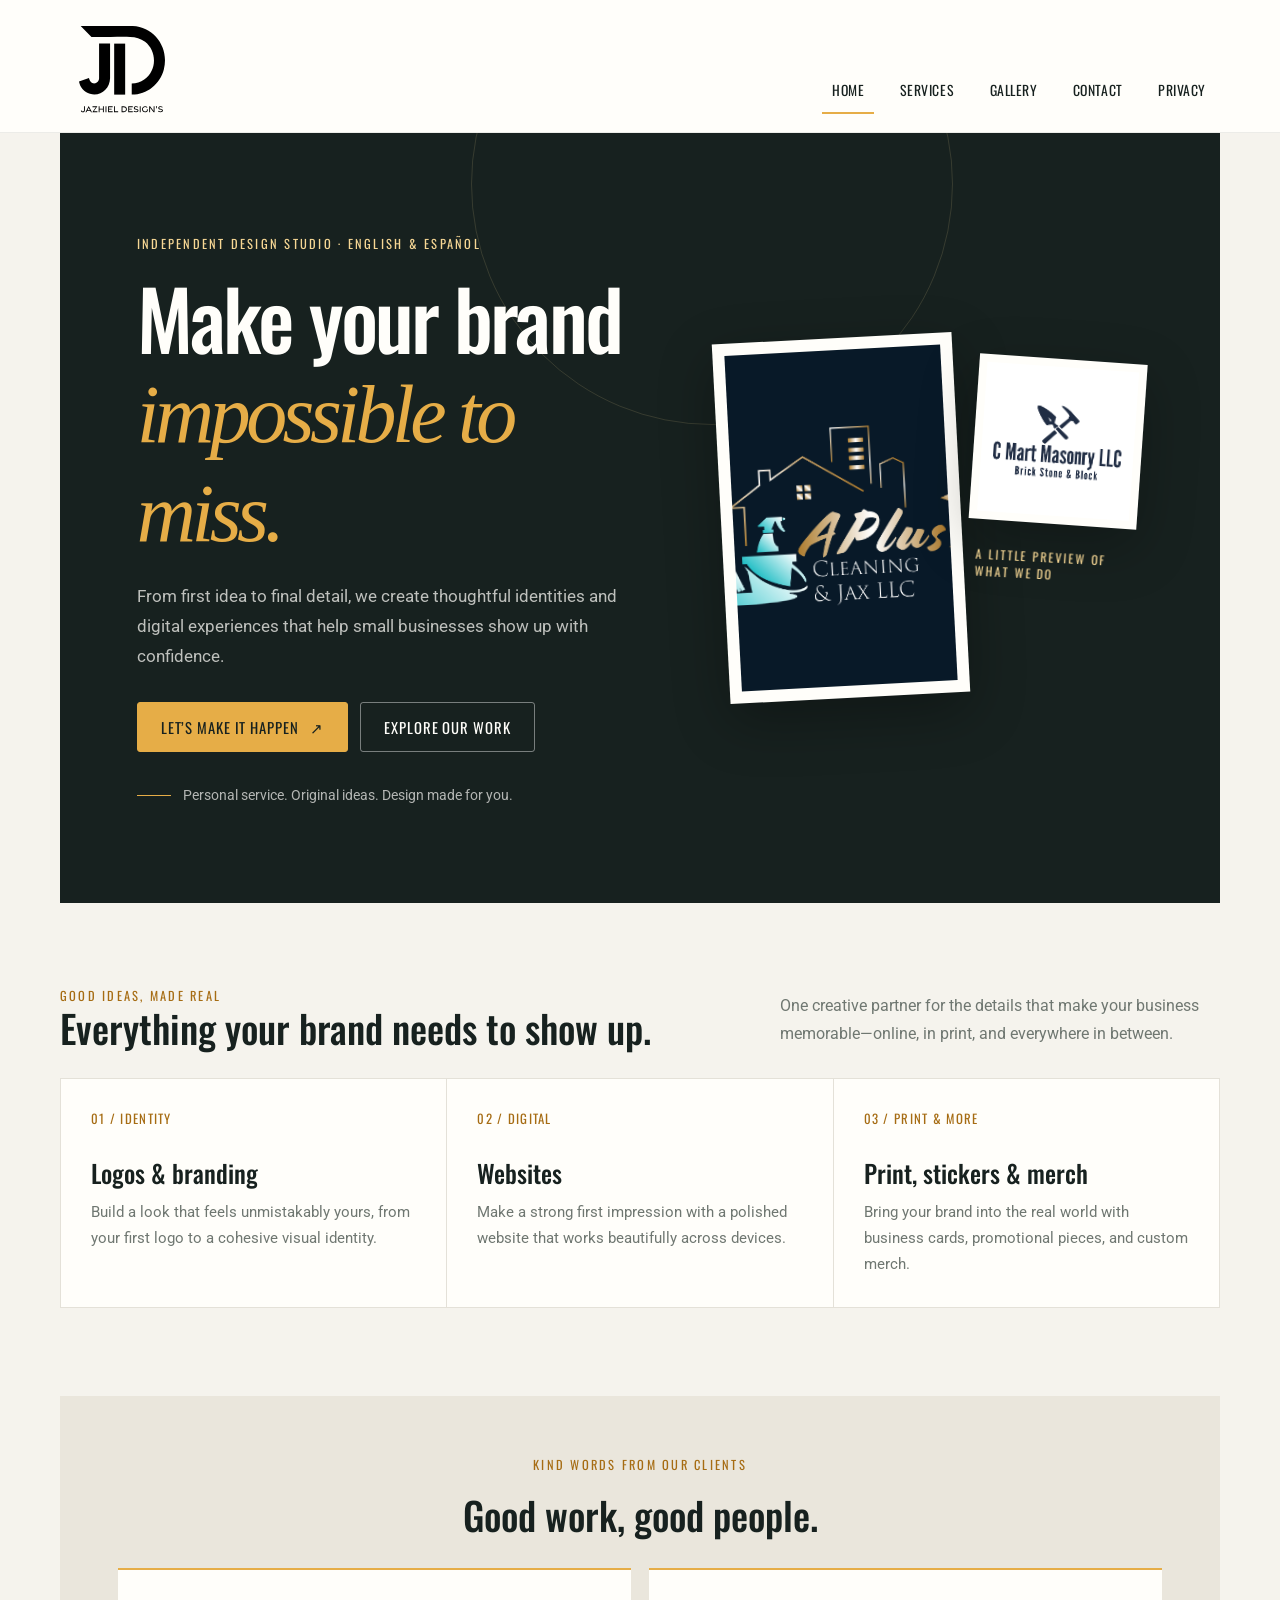
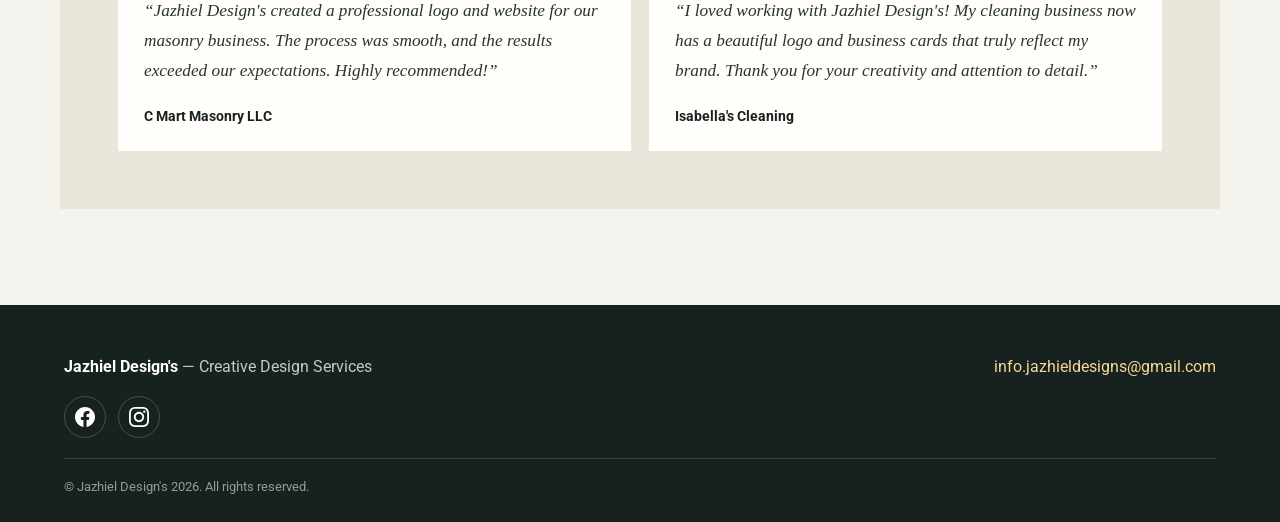
<file: index.html>
<!DOCTYPE html>
<html lang="en">

<head>
  <meta charset="UTF-8" />
  <meta name="viewport" content="width=device-width, initial-scale=1.0" />
  <meta name="description" content="Jazhiel Design's creates memorable logos, websites, and brand materials for businesses ready to stand out. Thoughtful design, personal service, English and Spanish." />
  <meta name="google-site-verification" content="spzhcpaYtCtuRRC-a3iWK36dPQuTbnXPXAWJPu_nGY8" />
  <link href="css/style.css" rel="stylesheet" type="text/css" />
  <link rel="icon" type="image/svg+xml" href="images/logo-notext.svg" />
  <link rel="icon" type="image/png" sizes="192x192" href="images/app-icon-192.png" />
  <link rel="apple-touch-icon" href="images/app-icon-192.png" />
  <link rel="manifest" href="manifest.webmanifest" />
  <meta name="theme-color" content="#ffffff" />
  <title>Jazhiel Design's | Thoughtful Design for Standout Brands</title>
</head>

<body>
  <header>
    <a class="skip-link" href="#main-content">Skip to content</a>
    <a href="index.html" aria-label="Jazhiel Design's home">
      <img src="images/logo-text.svg" width="200" height="200" class="centered-image" alt="Jazhiel Design's Logo">
    </a>
    <button class="menu-toggle" type="button" aria-controls="primary-navigation" aria-expanded="false">
      <span class="menu-toggle-icon" aria-hidden="true"></span>
      <span class="menu-toggle-label">Menu</span>
    </button>
    <nav id="primary-navigation" aria-label="Main navigation">
      <ul>
        <li class="active"><a href="index.html" aria-current="page">Home</a></li>
        <li><a href="services.html">Services</a></li>
        <li><a href="examples.html">Gallery</a></li>
        <li><a href="contact.html">Contact</a></li>
        <li><a href="privacy.html">Privacy</a></li>
      </ul>
    </nav>
  </header>

  <main id="main-content">
    <section class="home-hero">
      <div class="hero-copy animated-slideup">
        <p class="eyebrow">Independent design studio · English &amp; Español</p>
        <h1>Make your brand <span>impossible to miss.</span></h1>
        <p>From first idea to final detail, we create thoughtful identities and digital experiences that help small businesses show up with confidence.</p>
        <div class="hero-actions">
          <a href="contact.html" class="cta-btn">Let’s make it happen <span aria-hidden="true">↗</span></a>
          <a href="examples.html" class="cta-btn cta-btn--outline">Explore our work</a>
        </div>
        <div class="hero-note">Personal service. Original ideas. Design made for you.</div>
      </div>
      <div class="hero-art animated-fadein-slow" aria-label="Selected design work">
        <div class="hero-art-main">
          <img src="images/logo.png" alt="A Plus Cleaning and Jax brand identity design">
        </div>
        <div class="hero-art-side">
          <img src="images/logo2.png" alt="C Mart Masonry logo design">
        </div>
        <span class="hero-art-label">A little preview of what we do</span>
      </div>
    </section>

    <section class="home-services animated-fadein" aria-labelledby="home-services-heading">
      <div class="section-heading">
        <div>
          <p class="eyebrow eyebrow--dark">Good ideas, made real</p>
          <h2 id="home-services-heading">Everything your brand needs to show up.</h2>
        </div>
        <p>One creative partner for the details that make your business memorable—online, in print, and everywhere in between.</p>
      </div>
      <div class="home-service-grid">
        <a class="home-service-card" href="services.html#logos">
          <span class="card-index">01 / IDENTITY</span>
          <h3>Logos &amp; branding</h3>
          <p>Build a look that feels unmistakably yours, from your first logo to a cohesive visual identity.</p>
        </a>
        <a class="home-service-card" href="services.html#web-design">
          <span class="card-index">02 / DIGITAL</span>
          <h3>Websites</h3>
          <p>Make a strong first impression with a polished website that works beautifully across devices.</p>
        </a>
        <a class="home-service-card" href="services.html#business-cards">
          <span class="card-index">03 / PRINT &amp; MORE</span>
          <h3>Print, stickers &amp; merch</h3>
          <p>Bring your brand into the real world with business cards, promotional pieces, and custom merch.</p>
        </a>
      </div>
    </section>

    <section class="testimonials animated-fadein" aria-labelledby="testimonials-heading">
      <p class="eyebrow eyebrow--dark">Kind words from our clients</p>
      <h2 id="testimonials-heading">Good work, good people.</h2>
      <div class="testimonial-grid">
        <blockquote>
          <p>“Jazhiel Design's created a professional logo and website for our masonry business. The process was smooth, and the results exceeded our expectations. Highly recommended!”</p>
          <cite>C Mart Masonry LLC</cite>
        </blockquote>
        <blockquote>
          <p>“I loved working with Jazhiel Design's! My cleaning business now has a beautiful logo and business cards that truly reflect my brand. Thank you for your creativity and attention to detail.”</p>
          <cite>Isabella's Cleaning</cite>
        </blockquote>
      </div>
    </section>
  </main>

  <footer class="site-footer">
    <div class="footer-content">
      <div><strong>Jazhiel Design's</strong> &mdash; Creative Design Services</div>
      <div><a id="footer-email" aria-label="Email Jazhiel Design's"></a></div>
      <div class="footer-social">
        <a href="https://facebook.com/jazhieldesigns" target="_blank" rel="noopener" aria-label="Facebook">
          <img src="images/facebook.svg" alt="" class="footer-social-icon" width="28" height="28" />
        </a>
        <a href="https://www.instagram.com/jazhieldesigns" target="_blank" rel="noopener" aria-label="Instagram">
          <img src="images/instagram.svg" alt="" class="footer-social-icon" width="28" height="28" />
        </a>
      </div>
      <div class="footer-copy">&copy; Jazhiel Design's 2026. All rights reserved.</div>
    </div>
  </footer>
  <button id="backToTop" title="Back to Top" aria-label="Back to Top" hidden></button>
  <script src="javascript/script.js"></script>
</body>

</html>
</file>
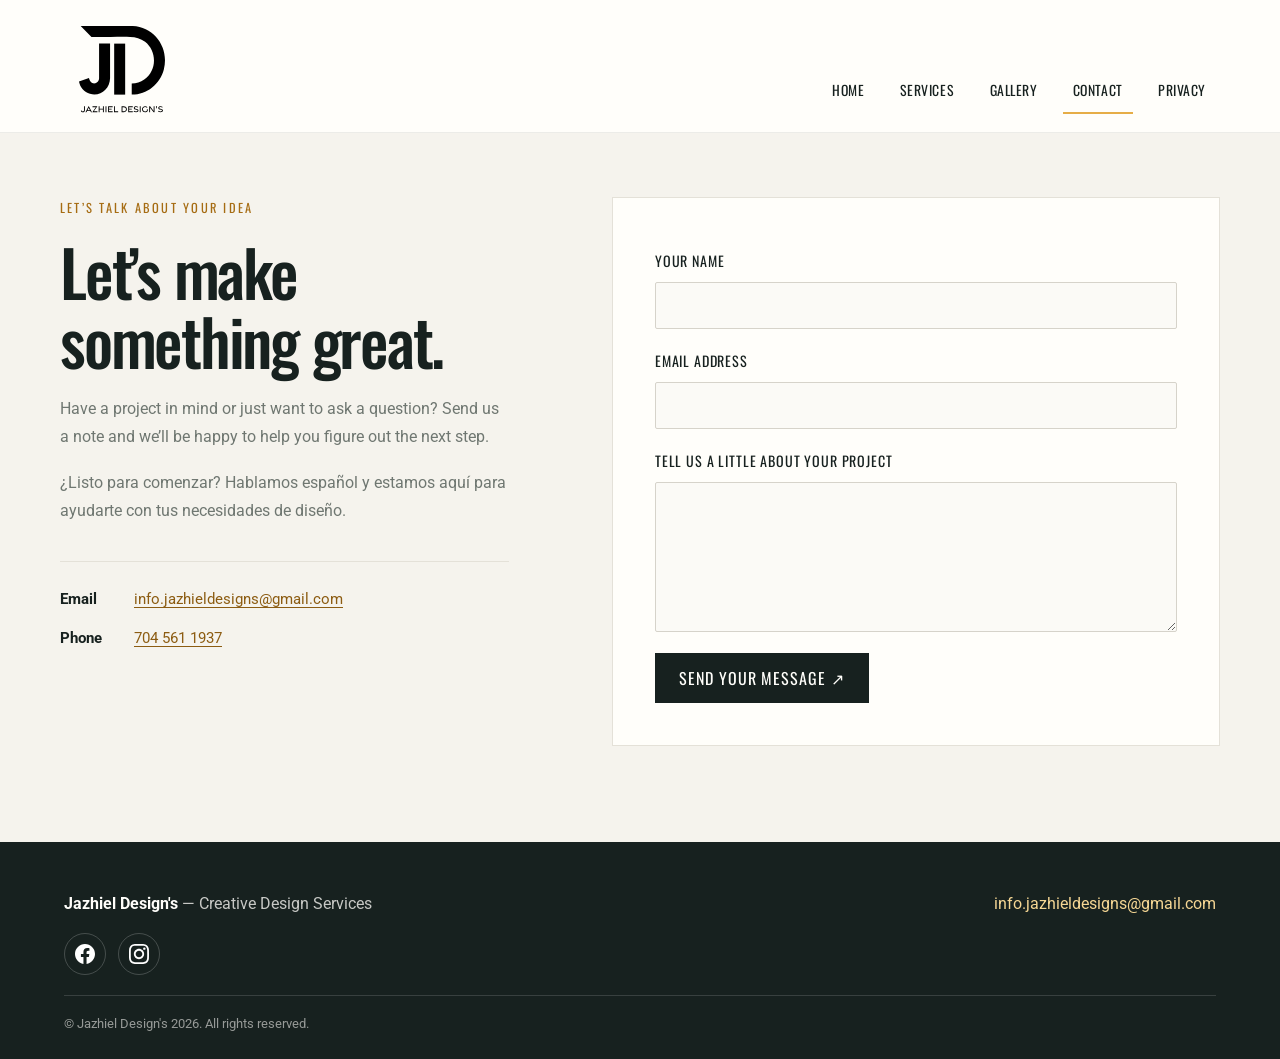
<file: contact.html>
<!DOCTYPE html>
<html lang="en">

<head>
  <meta charset="UTF-8" />
  <meta name="viewport" content="width=device-width, initial-scale=1.0" />
  <meta name="description" content="Contact Jazhiel Design's to start your project. Reach out for a free consultation on our logo, web, and graphic design services. We speak English and Spanish." />
  <link href="css/style.css" rel="stylesheet" type="text/css" />
  <link rel="icon" type="image/svg+xml" href="images/logo-notext.svg" />
  <link rel="apple-touch-icon" href="images/app-icon-192.png" />
  <link rel="manifest" href="manifest.webmanifest" />
  <meta name="theme-color" content="#ffffff" />
  <title>Contact Us | Jazhiel Design's</title>
</head>

<body>
  <header>
    <a class="skip-link" href="#main-content">Skip to content</a>
    <a href="index.html" aria-label="Jazhiel Design's home"><img src="images/logo-text.svg" width="200" height="200" class="centered-image" alt="Jazhiel Design's Logo"></a>
    <button class="menu-toggle" type="button" aria-controls="primary-navigation" aria-expanded="false">
      <span class="menu-toggle-icon" aria-hidden="true"></span>
      <span class="menu-toggle-label">Menu</span>
    </button>
    <nav id="primary-navigation" aria-label="Main navigation">
      <ul>
        <li><a href="index.html">Home</a></li>
        <li><a href="services.html">Services</a></li>
        <li><a href="examples.html">Gallery</a></li>
        <li class="active"><a href="contact.html" aria-current="page">Contact</a></li>
        <li><a href="privacy.html">Privacy</a></li>
      </ul>
    </nav>
  </header>
  <main id="main-content">
    <div class="contact-layout">
      <section class="contact-copy">
        <p class="eyebrow eyebrow--dark">Let’s talk about your idea</p>
        <h1>Let’s make something great.</h1>
        <p>Have a project in mind or just want to ask a question? Send us a note and we’ll be happy to help you figure out the next step.</p>
        <p lang="es">¿Listo para comenzar? Hablamos español y estamos aquí para ayudarte con tus necesidades de diseño.</p>
        <div class="contact-details">
          <p><strong>Email</strong> <a id="contact-email"></a></p>
          <p><strong>Phone</strong> <a id="contact-phone"></a></p>
        </div>
      </section>
      <form action="https://formsubmit.co/fc57da16977632792e3cff0d6e6eec3d" method="POST" class="contact-form">
        <label for="name">Your name</label>
        <input type="text" id="name" name="name" autocomplete="name" required>

        <label for="email">Email address</label>
        <input type="email" id="email" name="email" autocomplete="email" required>

        <label for="message">Tell us a little about your project</label>
        <textarea id="message" name="message" rows="5" required></textarea>

        <button type="submit">Send your message <span aria-hidden="true">↗</span></button>
      </form>
    </div>
  </main>
  <footer class="site-footer">
    <div class="footer-content">
      <div>
        <strong>Jazhiel Design's</strong> &mdash; Creative Design Services
      </div>
      <div>
        <a id="footer-email" aria-label="Email Jazhiel Design's"></a>
      </div>
      <div class="footer-social">
        <a href="https://facebook.com/jazhieldesigns" target="_blank" rel="noopener" aria-label="Facebook">
          <img src="images/facebook.svg" alt="Facebook" class="footer-social-icon" width="28" height="28" />
        </a>
        <a href="https://www.instagram.com/jazhieldesigns" target="_blank" rel="noopener" aria-label="Instagram">
          <img src="images/instagram.svg" alt="Instagram" class="footer-social-icon" width="28" height="28" />
        </a>
      </div>
      <div class="footer-copy">
        &copy; Jazhiel Design's 2026. All rights reserved.
      </div>
    </div>
  </footer>
  <button id="backToTop" title="Back to Top" aria-label="Back to Top" hidden></button>
  <script src="javascript/script.js"></script>
</body>

</html>
</file>
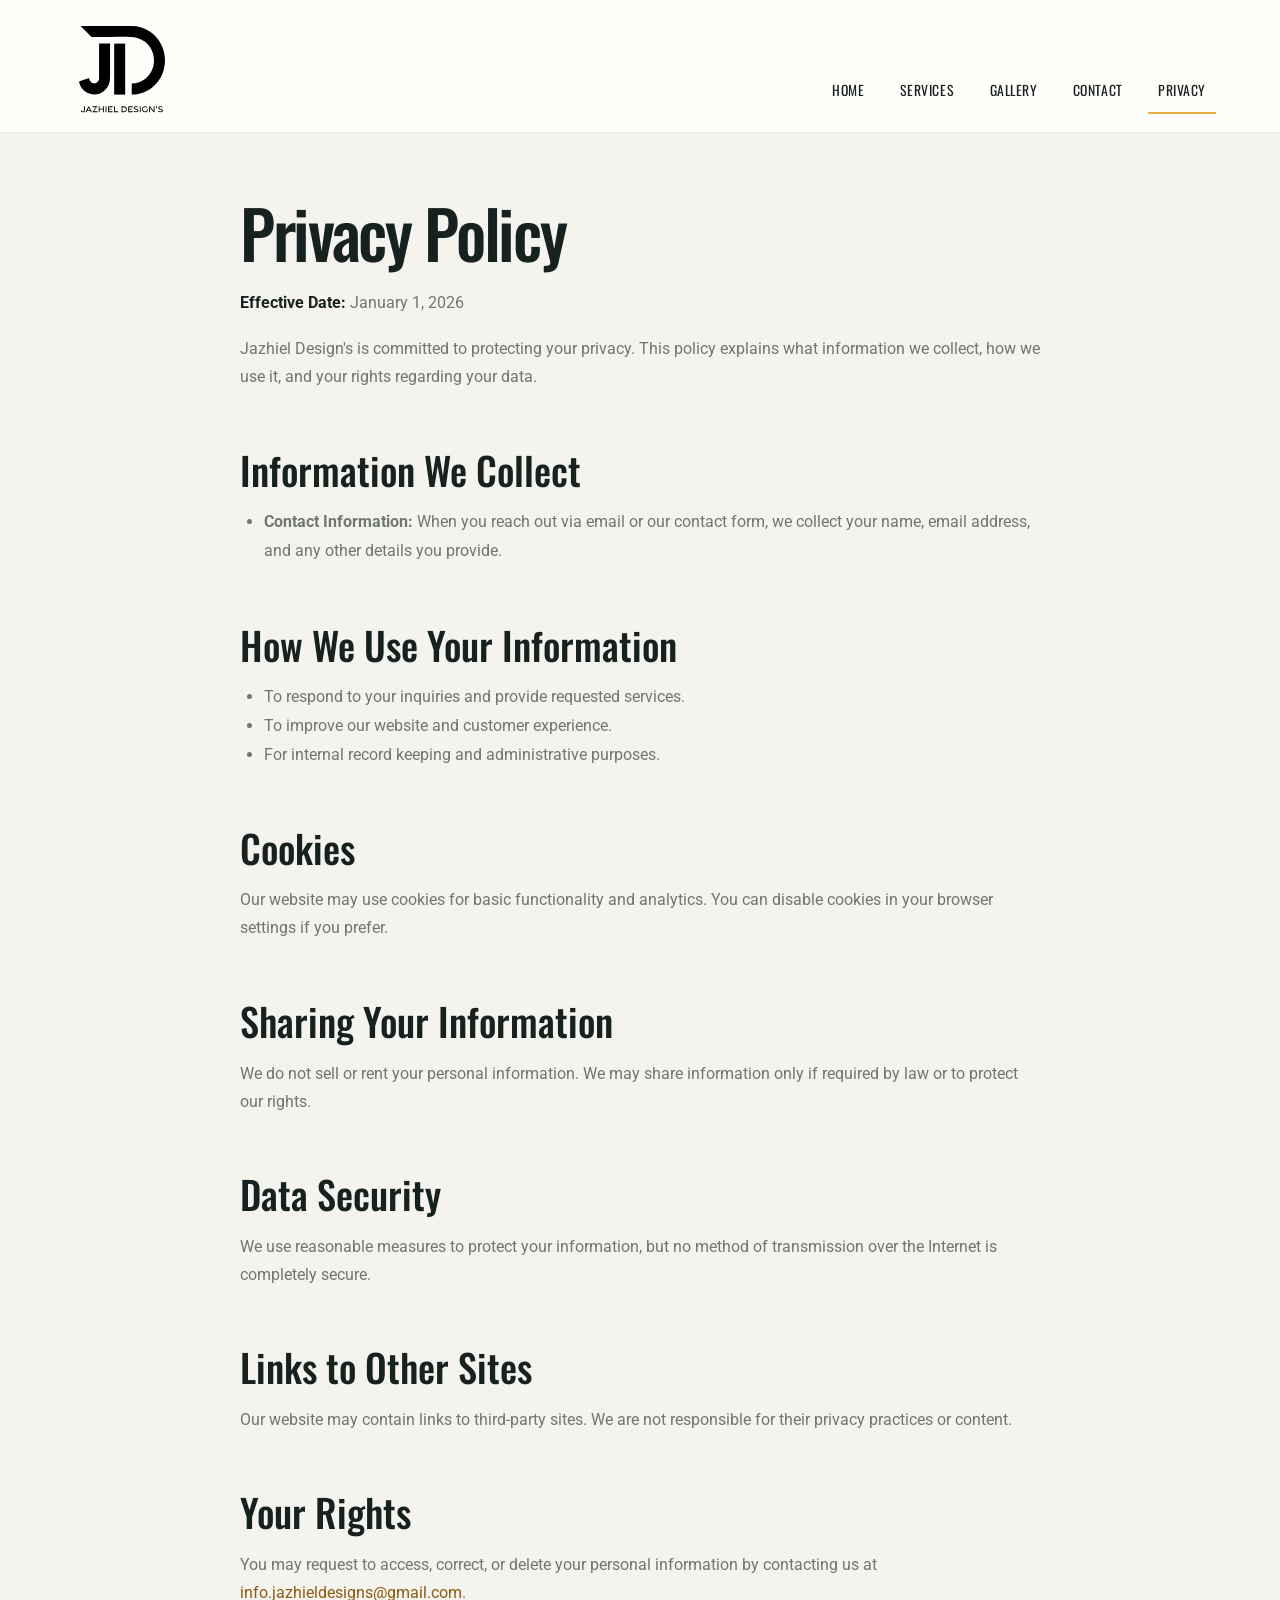
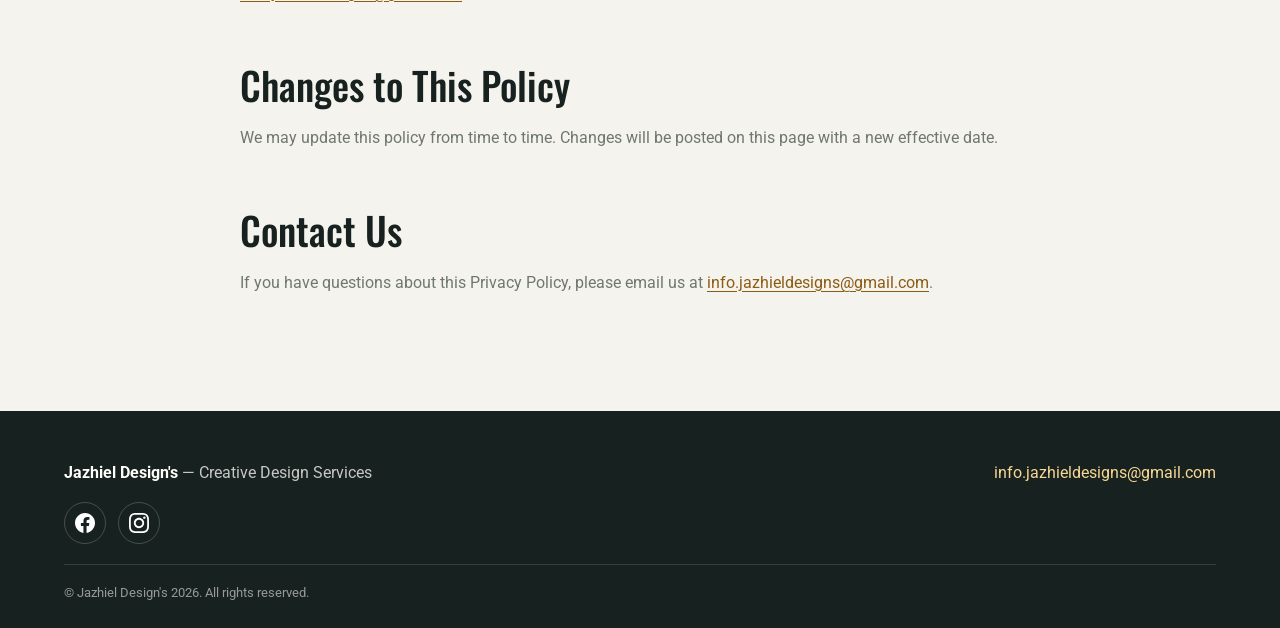
<file: privacy.html>
<!DOCTYPE html>
<html lang="en">
<head>
  <meta charset="UTF-8" />
  <meta name="viewport" content="width=device-width, initial-scale=1.0" />
  <meta name="description" content="Review the privacy policy for Jazhiel Design's. We are committed to protecting your personal information and being transparent about how we use it." />
  <link href="css/style.css" rel="stylesheet" type="text/css" />
  <link rel="icon" type="image/svg+xml" href="images/logo-notext.svg" />
  <link rel="apple-touch-icon" href="images/app-icon-192.png" />
  <link rel="manifest" href="manifest.webmanifest" />
  <meta name="theme-color" content="#ffffff" />
  <title>Privacy Policy | Jazhiel Design's</title>
</head>
<body>
  <header>
    <a class="skip-link" href="#main-content">Skip to content</a>
    <a href="index.html" aria-label="Jazhiel Design's home"><img src="images/logo-text.svg" width="200" height="200" class="centered-image" alt="Jazhiel Design's Logo"></a>
    <button class="menu-toggle" type="button" aria-controls="primary-navigation" aria-expanded="false">
      <span class="menu-toggle-icon" aria-hidden="true"></span>
      <span class="menu-toggle-label">Menu</span>
    </button>
    <nav id="primary-navigation" aria-label="Main navigation">
      <ul>
        <li><a href="index.html">Home</a></li>
        <li><a href="services.html">Services</a></li>
        <li><a href="examples.html">Gallery</a></li>
        <li><a href="contact.html">Contact</a></li>
        <li class="active"><a href="privacy.html" aria-current="page">Privacy</a></li>
      </ul>
    </nav>
  </header>
  <main id="main-content">
    <h1>Privacy Policy</h1>
    <p><strong>Effective Date:</strong> January 1, 2026</p>
    <p>
      Jazhiel Design's is committed to protecting your privacy. This policy explains what information we collect, how we use it, and your rights regarding your data.
    </p>
    <h2>Information We Collect</h2>
    <ul>
      <li><strong>Contact Information:</strong> When you reach out via email or our contact form, we collect your name, email address, and any other details you provide.</li>
    </ul>
    <h2>How We Use Your Information</h2>
    <ul>
      <li>To respond to your inquiries and provide requested services.</li>
      <li>To improve our website and customer experience.</li>
      <li>For internal record keeping and administrative purposes.</li>
    </ul>
    <h2>Cookies</h2>
    <p>
      Our website may use cookies for basic functionality and analytics. You can disable cookies in your browser settings if you prefer.
    </p>
    <h2>Sharing Your Information</h2>
    <p>
      We do not sell or rent your personal information. We may share information only if required by law or to protect our rights.
    </p>
    <h2>Data Security</h2>
    <p>
      We use reasonable measures to protect your information, but no method of transmission over the Internet is completely secure.
    </p>
    <h2>Links to Other Sites</h2>
    <p>
      Our website may contain links to third-party sites. We are not responsible for their privacy practices or content.
    </p>
 
    <h2>Your Rights</h2>
    <p>
      You may request to access, correct, or delete your personal information by contacting us at <a id="privacy-email-1"></a>.
    </p>
    <h2>Changes to This Policy</h2>
    <p>
      We may update this policy from time to time. Changes will be posted on this page with a new effective date.
    </p>
    <h2>Contact Us</h2>
    <p>
      If you have questions about this Privacy Policy, please email us at <a id="privacy-email-2"></a>.
    </p>
  </main>
  <footer class="site-footer">
    <div class="footer-content">
      <div>
        <strong>Jazhiel Design's</strong> &mdash; Creative Design Services
      </div>
      <div>
        <a id="footer-email" aria-label="Email Jazhiel Design's"></a>
      </div>
      <div class="footer-social">
        <a href="https://facebook.com/jazhieldesigns" target="_blank" rel="noopener" aria-label="Facebook">
          <img src="images/facebook.svg" alt="Facebook" class="footer-social-icon" width="28" height="28" />
        </a>
        <a href="https://www.instagram.com/jazhieldesigns" target="_blank" rel="noopener" aria-label="Instagram">
          <img src="images/instagram.svg" alt="Instagram" class="footer-social-icon" width="28" height="28" />
        </a>
      </div>
      <div class="footer-copy">
        &copy; Jazhiel Design's 2026. All rights reserved.
      </div>
    </div>
  </footer>
  <button id="backToTop" title="Back to Top" aria-label="Back to Top" hidden></button>
  <script src="javascript/script.js"></script>
</body>
</html>
</file>
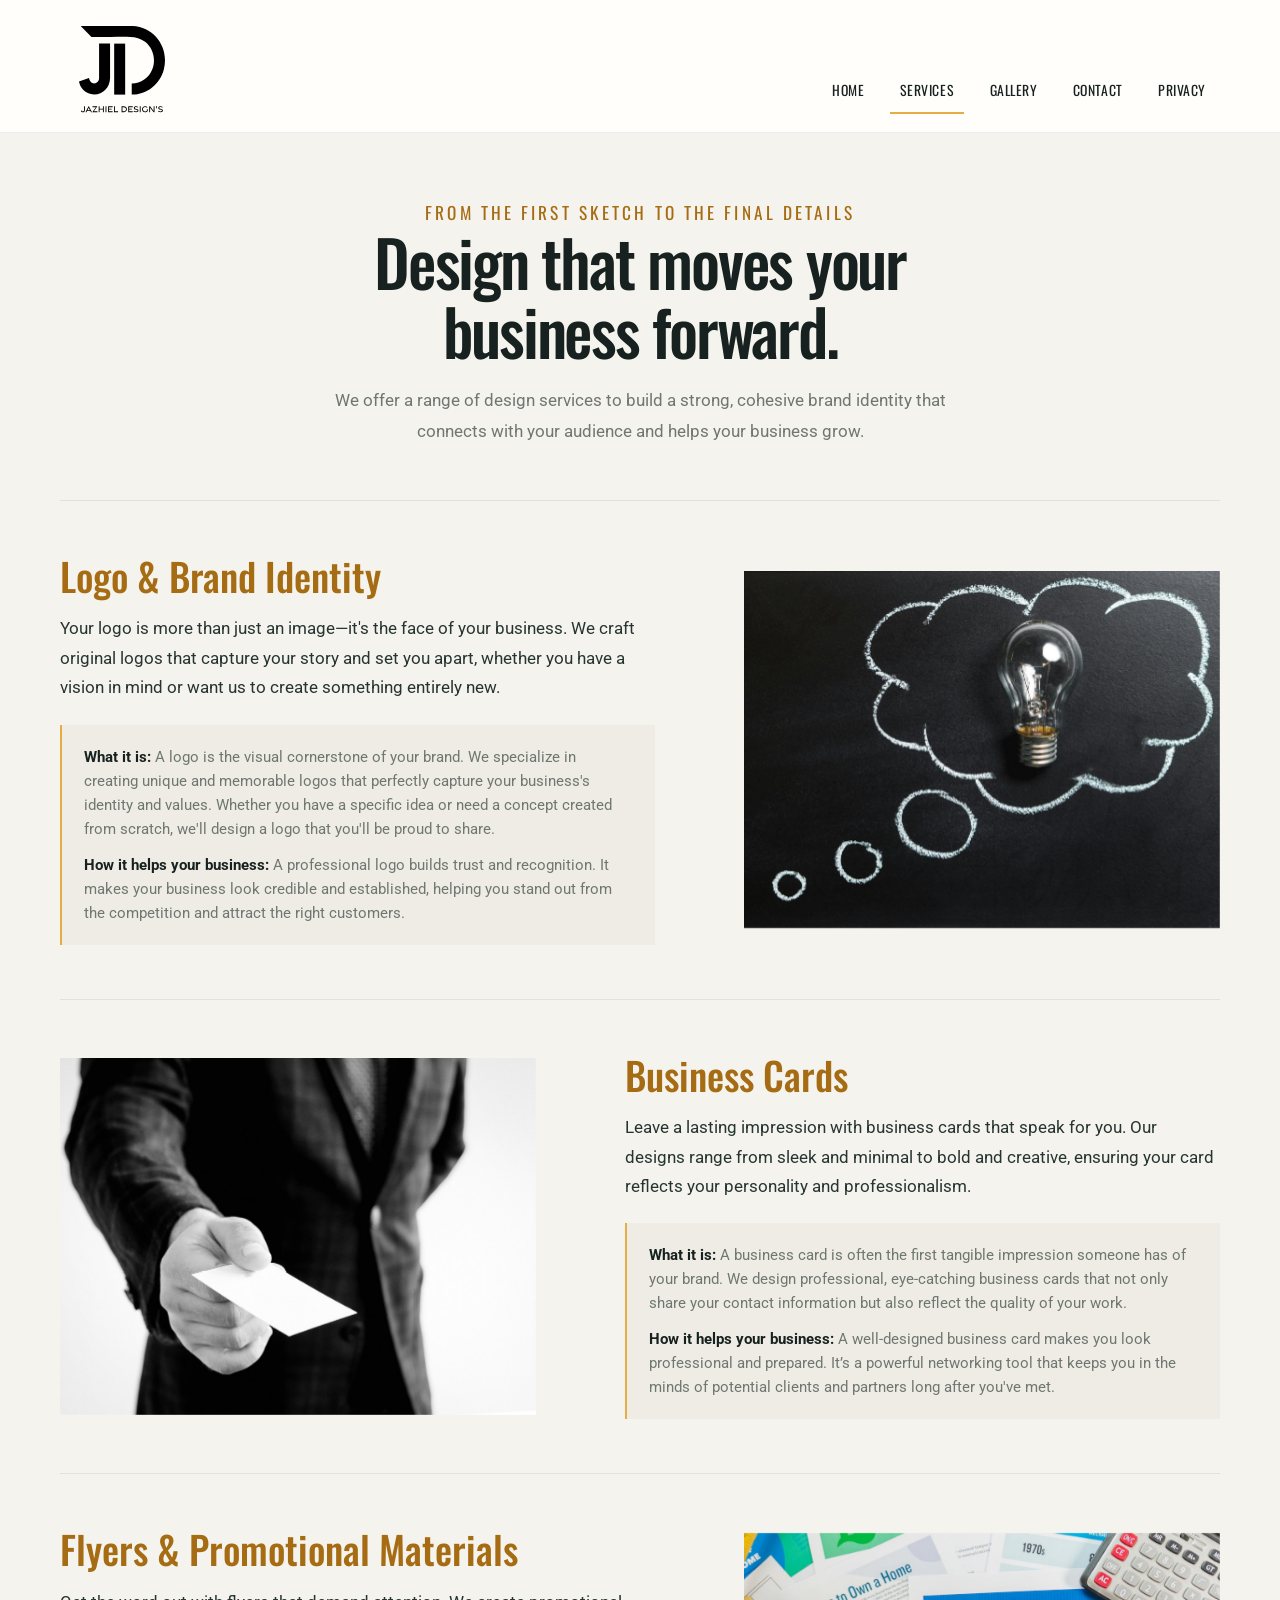
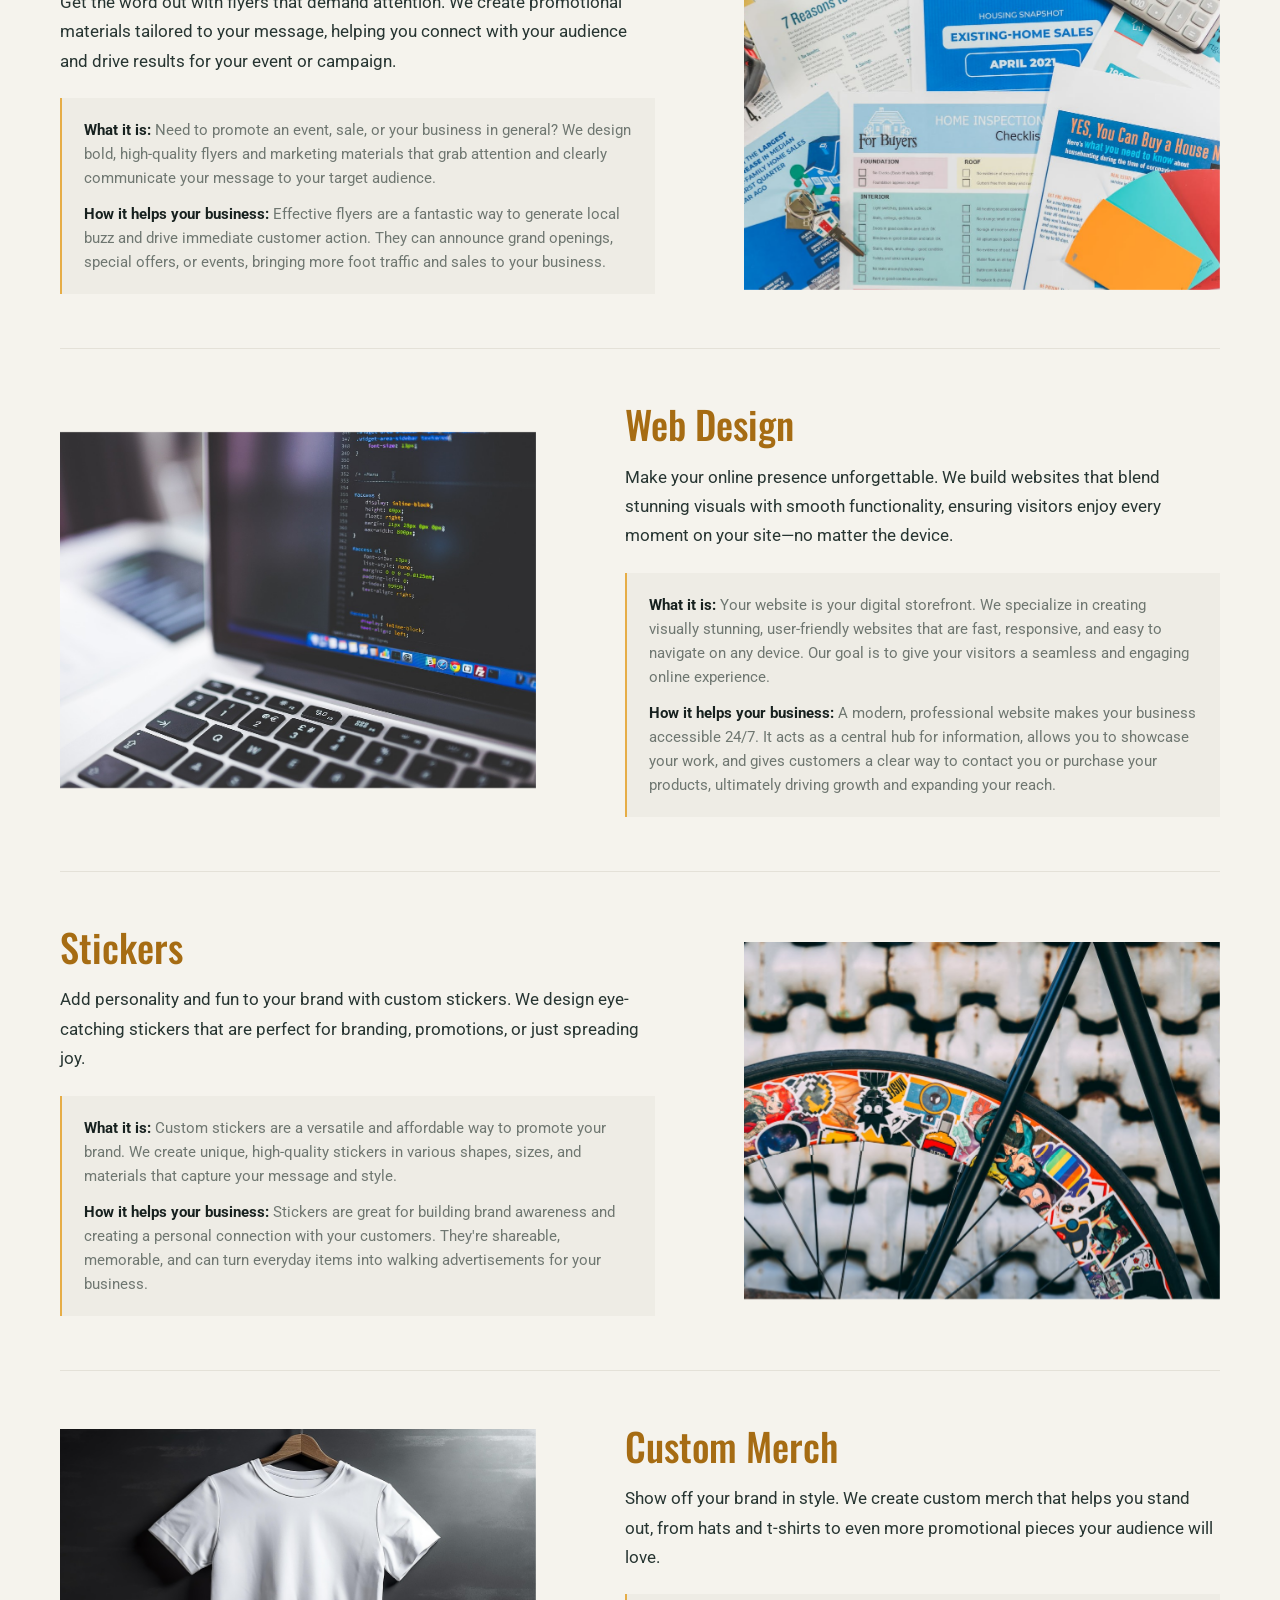
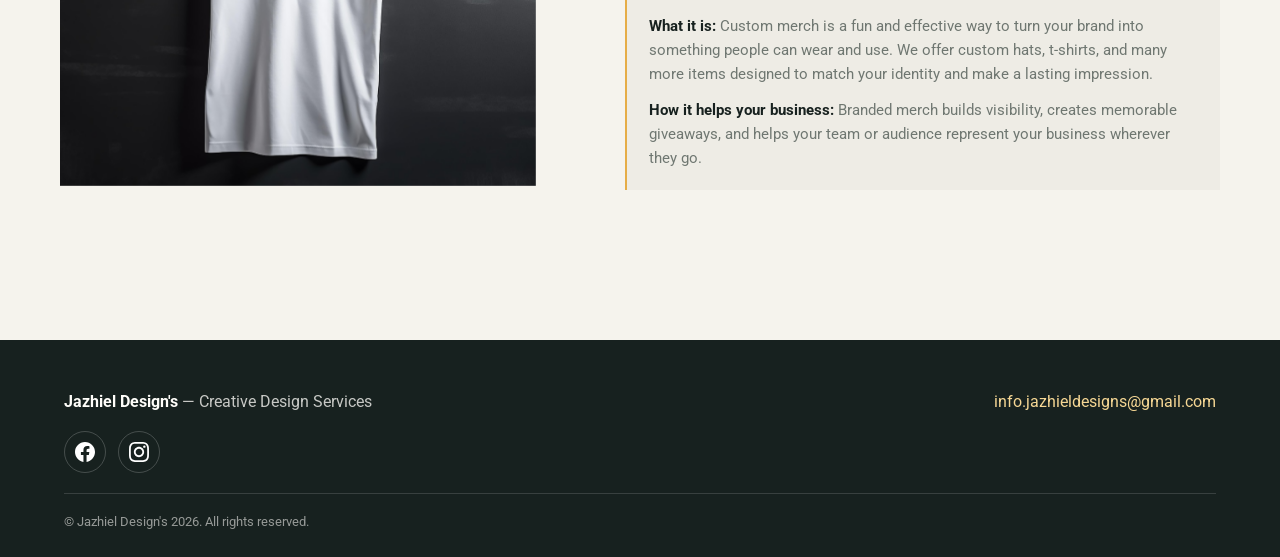
<file: services.html>
<!DOCTYPE html>
<html lang="en">

<head>
  <meta charset="UTF-8" />
  <meta name="viewport" content="width=device-width, initial-scale=1.0" />
  <meta name="description" content="Explore the creative design services offered by Jazhiel Design's, including custom logo design, professional business cards, engaging flyers, and modern websites." />
  <link href="css/style.css" rel="stylesheet" type="text/css" />
  <link rel="icon" type="image/svg+xml" href="images/logo-notext.svg" />
  <link rel="apple-touch-icon" href="images/app-icon-192.png" />
  <link rel="manifest" href="manifest.webmanifest" />
  <meta name="theme-color" content="#ffffff" />
  <title>Our Design Services | Jazhiel Design's</title>
</head>

<body>
  <header>
    <a class="skip-link" href="#main-content">Skip to content</a>
    <a href="index.html" aria-label="Jazhiel Design's home"><img src="images/logo-text.svg" width="200" height="200" class="centered-image" alt="Jazhiel Design's Logo"></a>
    <button class="menu-toggle" type="button" aria-controls="primary-navigation" aria-expanded="false">
      <span class="menu-toggle-icon" aria-hidden="true"></span>
      <span class="menu-toggle-label">Menu</span>
    </button>
    <nav id="primary-navigation" aria-label="Main navigation">
      <ul>
        <li><a href="index.html">Home</a></li>
        <li class="active"><a href="services.html" aria-current="page">Services</a></li>
        <li><a href="examples.html">Gallery</a></li>
        <li><a href="contact.html">Contact</a></li>
        <li><a href="privacy.html">Privacy</a></li>
      </ul>
    </nav>
  </header>
  <main id="main-content">
    <section class="page-intro">
      <p class="eyebrow">From the first sketch to the final details</p>
      <h1>Design that moves your business forward.</h1>
      <p>
        We offer a range of design services to build a strong, cohesive brand identity that connects with your audience and helps your business grow.
      </p>
    </section>

    <div class="services-container">
      <section id="logos" class="service-item animated-fadein">
        <div class="service-text">
          <h2>Logo & Brand Identity</h2>
          <p>
            Your logo is more than just an image—it's the face of your business. We craft original logos that capture your story and set you apart, whether you have a vision in mind or want us to create something entirely new.
          </p>
          <div class="service-details-box">
            <p>
              <strong>What it is:</strong> A logo is the visual cornerstone of your brand. We specialize in creating unique and memorable logos that perfectly capture your business's identity and values. Whether you have a specific idea or need a concept created from scratch, we'll design a logo that you'll be proud to share.
            </p>
            <p>
              <strong>How it helps your business:</strong> A professional logo builds trust and recognition. It makes your business look credible and established, helping you stand out from the competition and attract the right customers.
            </p>
          </div>
        </div>
        <div class="service-image-wrapper">
          <img src="images/logodesign.jpg" alt="Logo Design" class="service-image" width="640" height="480" />
        </div>
      </section>

      <section id="business-cards" class="service-item animated-fadein">
        <div class="service-text">
          <h2>Business Cards</h2>
          <p>
            Leave a lasting impression with business cards that speak for you. Our designs range from sleek and minimal to bold and creative, ensuring your card reflects your personality and professionalism.
          </p>
          <div class="service-details-box">
            <p>
              <strong>What it is:</strong> A business card is often the first tangible impression someone has of your brand. We design professional, eye-catching business cards that not only share your contact information but also reflect the quality of your work.
            </p>
            <p>
              <strong>How it helps your business:</strong> A well-designed business card makes you look professional and prepared. It’s a powerful networking tool that keeps you in the minds of potential clients and partners long after you've met.
            </p>
          </div>
        </div>
        <div class="service-image-wrapper">
          <img src="images/business-carddesign.jpg" alt="Business Cards" class="service-image" width="640" height="480" loading="lazy" />
        </div>
      </section>

      <section id="flyers" class="service-item animated-fadein">
        <div class="service-text">
          <h2>Flyers & Promotional Materials</h2>
          <p>
            Get the word out with flyers that demand attention. We create promotional materials tailored to your message, helping you connect with your audience and drive results for your event or campaign.
          </p>
          <div class="service-details-box">
            <p>
              <strong>What it is:</strong> Need to promote an event, sale, or your business in general? We design bold, high-quality flyers and marketing materials that grab attention and clearly communicate your message to your target audience.
            </p>
            <p>
              <strong>How it helps your business:</strong> Effective flyers are a fantastic way to generate local buzz and drive immediate customer action. They can announce grand openings, special offers, or events, bringing more foot traffic and sales to your business.
            </p>
          </div>
        </div>
        <div class="service-image-wrapper">
          <img src="images/flyerspromotion.jpg" alt="Flyers Design" class="service-image" width="640" height="480" loading="lazy" />
        </div>
      </section>

      <section id="web-design" class="service-item animated-fadein">
        <div class="service-text">
          <h2>Web Design</h2>
          <p>
            Make your online presence unforgettable. We build websites that blend stunning visuals with smooth functionality, ensuring visitors enjoy every moment on your site—no matter the device.
          </p>
          <div class="service-details-box">
            <p>
              <strong>What it is:</strong> Your website is your digital storefront. We specialize in creating visually stunning, user-friendly websites that are fast, responsive, and easy to navigate on any device. Our goal is to give your visitors a seamless and engaging online experience.
            </p>
            <p>
              <strong>How it helps your business:</strong> A modern, professional website makes your business accessible 24/7. It acts as a central hub for information, allows you to showcase your work, and gives customers a clear way to contact you or purchase your products, ultimately driving growth and expanding your reach.
            </p>
          </div>
        </div>
        <div class="service-image-wrapper">
          <img src="images/webdesign.jpg" alt="Web Design" class="service-image" width="640" height="480" loading="lazy" />
        </div>
      </section>

      <section id="stickers" class="service-item animated-fadein">
        <div class="service-text">
          <h2>Stickers</h2>
          <p>
            Add personality and fun to your brand with custom stickers. We design eye-catching stickers that are perfect for branding, promotions, or just spreading joy.
          </p>
          <div class="service-details-box">
            <p>
              <strong>What it is:</strong> Custom stickers are a versatile and affordable way to promote your brand. We create unique, high-quality stickers in various shapes, sizes, and materials that capture your message and style.
            </p>
            <p>
              <strong>How it helps your business:</strong> Stickers are great for building brand awareness and creating a personal connection with your customers. They're shareable, memorable, and can turn everyday items into walking advertisements for your business.
            </p>
          </div>
        </div>
        <div class="service-image-wrapper">
          <img src="images/stickersdesign.jpg" alt="Stickers" class="service-image" width="640" height="480" loading="lazy" />
        </div>
      </section>

      <section id="t-shirts" class="service-item animated-fadein">
        <div class="service-text">
          <h2>Custom Merch</h2>
          <p>
            Show off your brand in style. We create custom merch that helps you stand out, from hats and t-shirts to even more promotional pieces your audience will love.
          </p>
          <div class="service-details-box">
            <p>
              <strong>What it is:</strong> Custom merch is a fun and effective way to turn your brand into something people can wear and use. We offer custom hats, t-shirts, and many more items designed to match your identity and make a lasting impression.
            </p>
            <p>
              <strong>How it helps your business:</strong> Branded merch builds visibility, creates memorable giveaways, and helps your team or audience represent your business wherever they go.
            </p>
          </div>
        </div>
        <div class="service-image-wrapper">
          <img src="images/tshirt.jpg" alt="Custom Merch" class="service-image" width="640" height="480" loading="lazy" />
        </div>
      </section>
    </div>

  </main>
  <footer class="site-footer">
    <div class="footer-content">
      <div>
        <strong>Jazhiel Design's</strong> &mdash; Creative Design Services
      </div>
      <div>
        <a id="footer-email" aria-label="Email Jazhiel Design's"></a>
      </div>
      <div class="footer-social">
        <a href="https://facebook.com/jazhieldesigns" target="_blank" rel="noopener" aria-label="Facebook">
          <img src="images/facebook.svg" alt="Facebook" class="footer-social-icon" width="28" height="28" />
        </a>
        <a href="https://www.instagram.com/jazhieldesigns" target="_blank" rel="noopener" aria-label="Instagram">
          <img src="images/instagram.svg" alt="Instagram" class="footer-social-icon" width="28" height="28" />
        </a>
      </div>
      <div class="footer-copy">
        &copy; Jazhiel Design's 2026. All rights reserved.
      </div>
    </div>
  </footer>
  <button id="backToTop" title="Back to Top" aria-label="Back to Top" hidden></button>
  <script src="javascript/script.js"></script>
</body>

</html>
</file>
<file: css/style.css>
@font-face {
  font-family: "Roboto";
  src: url("../fonts/Roboto/Roboto-VariableFont_wdth,wght.ttf") format("truetype-variations");
  font-weight: 100 900;
  font-display: swap;
}

@font-face {
  font-family: "Oswald";
  src: url("../fonts/Oswald/Oswald-VariableFont_wght.ttf") format("truetype-variations");
  font-weight: 200 700;
  font-display: swap;
}

:root {
  color-scheme: light;
  --ink: #17211f;
  --ink-soft: #273532;
  --paper: #f5f3ed;
  --white: #fffefa;
  --muted: #6f7771;
  --line: #e4e1d8;
  --accent: #e6ad47;
  --accent-light: #f6d794;
  --serif: Georgia, "Times New Roman", serif;
  --sans: "Roboto", Arial, sans-serif;
  --display: "Oswald", Impact, sans-serif;
  --content: 1160px;
}

* {
  box-sizing: border-box;
}

.skip-link {
  position: absolute;
  top: 8px;
  left: 8px;
  z-index: 1001;
  padding: 12px 16px;
  transform: translateY(-160%);
  background: var(--ink);
  color: var(--white);
}

.skip-link:focus {
  transform: translateY(0);
}

html {
  scroll-behavior: smooth;
  scroll-padding-top: 24px;
  -webkit-text-size-adjust: 100%;
}

body {
  min-height: 100vh;
  margin: 0;
  display: flex;
  flex-direction: column;
  background: var(--paper);
  color: var(--ink);
  font-family: var(--sans);
  -webkit-font-smoothing: antialiased;
}

body,
button,
input,
textarea {
  font-family: var(--sans);
}

img {
  display: block;
  max-width: 100%;
  height: auto;
}

.hero-art img.image-loading,
.gallery img.image-loading,
.service-image.image-loading {
  background: linear-gradient(100deg, #e8e5dc 30%, #f8f6f0 48%, #e8e5dc 66%);
  background-size: 220% 100%;
  animation: image-shimmer 1.4s ease-in-out infinite;
}

.hero-art img.image-loaded,
.gallery img.image-loaded,
.service-image.image-loaded {
  animation: image-reveal 450ms ease-out both;
}

@keyframes image-shimmer {
  to {
    background-position: -220% 0;
  }
}

@keyframes image-reveal {
  from {
    opacity: 0.6;
    filter: blur(6px);
  }

  to {
    opacity: 1;
    filter: blur(0);
  }
}

a {
  color: inherit;
  text-decoration: none;
  transition: color 180ms ease, background-color 180ms ease, transform 180ms ease;
}

a:hover {
  color: #a66c13;
}

a:focus-visible,
button:focus-visible,
input:focus-visible,
textarea:focus-visible,
.gallery img:focus-visible {
  outline: 3px solid var(--accent);
  outline-offset: 4px;
}

button,
input,
textarea {
  font-size: inherit;
}

header {
  position: relative;
  z-index: 20;
  display: flex;
  align-items: center;
  justify-content: space-between;
  gap: 28px;
  min-height: 116px;
  padding: 18px max(5vw, calc((100vw - var(--content)) / 2));
  background: var(--white);
  border-bottom: 1px solid rgba(23, 33, 31, 0.08);
}

.menu-toggle {
  display: none;
  align-items: center;
  justify-content: center;
  gap: 10px;
  min-width: 48px;
  min-height: 48px;
  padding: 10px 12px;
  border: 1px solid var(--line);
  border-radius: 3px;
  background: var(--white);
  color: var(--ink);
  cursor: pointer;
  font-family: var(--display);
  font-size: 0.82rem;
  letter-spacing: 0.06em;
  text-transform: uppercase;
}

.menu-toggle-icon,
.menu-toggle-icon::before,
.menu-toggle-icon::after {
  display: block;
  width: 20px;
  height: 2px;
  background: currentColor;
  transition: transform 180ms ease;
}

.menu-toggle-icon {
  position: relative;
}

.menu-toggle-icon::before,
.menu-toggle-icon::after {
  position: absolute;
  left: 0;
  content: "";
}

.menu-toggle-icon::before {
  transform: translateY(-6px);
}

.menu-toggle-icon::after {
  transform: translateY(6px);
}

.menu-open .menu-toggle-icon {
  background: transparent;
}

.menu-open .menu-toggle-icon::before {
  transform: rotate(45deg);
}

.menu-open .menu-toggle-icon::after {
  transform: rotate(-45deg);
}

.centered-image {
  flex: 0 0 auto;
  width: 116px;
  height: 88px;
  margin: 8px 0 0;
  object-fit: contain;
}

nav {
  align-self: stretch;
  display: flex;
  align-items: flex-end;
  padding-top: 20px;
}

nav ul {
  display: flex;
  align-items: center;
  gap: clamp(4px, 1.2vw, 22px);
  margin: 0;
  padding: 0;
  list-style: none;
}

nav li {
  font-family: var(--display);
  letter-spacing: 0.035em;
  text-transform: uppercase;
}

nav li a {
  display: block;
  padding: 12px 10px;
  color: var(--ink);
  font-size: 0.86rem;
  border-bottom: 2px solid transparent;
}

nav li a:hover,
nav li.active a {
  color: var(--ink);
  border-bottom-color: var(--accent);
  text-decoration: none;
}

main {
  flex: 1 0 auto;
  width: min(var(--content), calc(100% - 48px));
  margin: 0 auto;
  padding: 64px 0 96px;
}

h1,
h2,
h3 {
  margin-top: 0;
  color: var(--ink);
  font-family: var(--display);
  font-weight: 500;
  line-height: 1.08;
}

h1 {
  margin-bottom: 20px;
  font-size: clamp(2.5rem, 5.2vw, 5rem);
  letter-spacing: -0.035em;
}

h2 {
  margin-bottom: 18px;
  font-size: clamp(1.7rem, 3vw, 2.7rem);
}

h3 {
  margin-bottom: 12px;
  font-size: 1.45rem;
}

p {
  margin: 0 0 1.15em;
  color: var(--muted);
  font-size: 1rem;
  line-height: 1.75;
}

.eyebrow {
  margin-bottom: 18px;
  color: var(--accent-light);
  font-family: var(--display);
  font-size: 0.78rem;
  letter-spacing: 0.18em;
  text-transform: uppercase;
}

.page-intro {
  max-width: 720px;
  margin: 0 auto 54px;
  text-align: center;
}

.page-intro .eyebrow {
  color: #a66c13;
}

.eyebrow--dark {
  color: #a66c13;
}

.testimonials > .eyebrow {
  text-align: center;
}

.page-intro h1 {
  font-size: clamp(2.6rem, 5vw, 4.5rem);
}

.page-intro p {
  max-width: 620px;
  margin: 0 auto;
  font-size: 1.08rem;
}

.cta-btn,
.text-link {
  display: inline-flex;
  align-items: center;
  justify-content: center;
  gap: 12px;
  min-height: 50px;
  padding: 0 23px;
  border: 1px solid var(--accent);
  border-radius: 3px;
  background: var(--accent);
  color: var(--ink);
  font-family: var(--display);
  font-size: 0.92rem;
  letter-spacing: 0.06em;
  text-transform: uppercase;
}

.cta-btn:hover,
.text-link:hover {
  transform: translateY(-2px);
  background: var(--accent-light);
  color: var(--ink);
  text-decoration: none;
}

.cta-btn--outline {
  border-color: rgba(255, 255, 255, 0.42);
  background: transparent;
  color: var(--white);
}

.cta-btn--outline:hover {
  border-color: var(--accent);
  background: var(--accent);
}

.home-hero {
  position: relative;
  display: grid;
  grid-template-columns: minmax(0, 1.08fr) minmax(340px, 0.92fr);
  align-items: center;
  gap: clamp(36px, 7vw, 100px);
  width: 100%;
  min-height: 560px;
  margin: -64px 0 82px;
  padding: clamp(54px, 8vw, 100px) max(6vw, calc((100vw - var(--content)) / 2));
  overflow: hidden;
  background: var(--ink);
  color: var(--white);
}

.home-hero::before {
  position: absolute;
  top: -190px;
  right: 23%;
  width: 480px;
  height: 480px;
  border: 1px solid rgba(246, 215, 148, 0.14);
  border-radius: 50%;
  content: "";
}

.hero-copy,
.hero-art {
  position: relative;
  z-index: 1;
}

.hero-copy h1 {
  max-width: 690px;
  margin-bottom: 24px;
  color: var(--white);
  font-size: clamp(3.2rem, 6.4vw, 6rem);
}

.hero-copy h1 span {
  color: var(--accent);
  font-family: var(--serif);
  font-weight: 400;
  font-style: italic;
  letter-spacing: -0.055em;
}

.hero-copy > p:not(.eyebrow) {
  max-width: 570px;
  margin-bottom: 30px;
  color: rgba(255, 254, 250, 0.72);
  font-size: 1.07rem;
}

.hero-actions {
  display: flex;
  flex-wrap: wrap;
  gap: 12px;
}

.hero-note {
  display: flex;
  align-items: center;
  gap: 12px;
  margin-top: 35px;
  color: rgba(255, 254, 250, 0.68);
  font-size: 0.86rem;
}

.hero-note::before {
  width: 34px;
  height: 1px;
  background: var(--accent);
  content: "";
}

.hero-art {
  display: grid;
  grid-template-columns: 1fr 0.7fr;
  grid-template-rows: 1fr 0.8fr;
  gap: 14px;
  min-height: 380px;
  align-items: center;
}

.hero-art img {
  width: 100%;
  height: 100%;
  object-fit: cover;
}

.hero-art-main {
  grid-row: 1 / 3;
  height: 360px;
  padding: 12px;
  transform: rotate(-3deg);
  background: var(--white);
  box-shadow: 0 18px 55px rgba(0, 0, 0, 0.3);
}

.hero-art-main img {
  background: #071724;
}

.hero-art-side {
  height: 165px;
  padding: 8px;
  transform: rotate(4deg) translateY(12px);
  background: var(--white);
  box-shadow: 0 18px 55px rgba(0, 0, 0, 0.26);
}

.hero-art-side img {
  object-position: center;
}

.hero-art-label {
  grid-column: 2;
  justify-self: center;
  align-self: start;
  margin-top: 4px;
  color: var(--accent-light);
  font-family: var(--display);
  font-size: 0.75rem;
  letter-spacing: 0.16em;
  text-transform: uppercase;
  transform: rotate(3deg);
}

.section-heading {
  display: flex;
  align-items: end;
  justify-content: space-between;
  gap: 24px;
  margin-bottom: 30px;
}

.section-heading h2 {
  margin-bottom: 0;
}

.section-heading p {
  max-width: 440px;
  margin: 0;
}

.home-services {
  margin-bottom: 88px;
}

.home-service-grid {
  display: grid;
  grid-template-columns: repeat(3, 1fr);
  gap: 1px;
  border: 1px solid var(--line);
  background: var(--line);
}

.home-service-card {
  min-height: 220px;
  padding: 30px;
  background: var(--white);
  transition: background-color 180ms ease, transform 180ms ease;
}

.home-service-card:hover {
  position: relative;
  z-index: 1;
  transform: translateY(-4px);
  background: #fff9eb;
}

.home-service-card .card-index {
  display: block;
  margin-bottom: 32px;
  color: #a66c13;
  font-family: var(--display);
  font-size: 0.8rem;
  letter-spacing: 0.1em;
}

.home-service-card h3 {
  font-size: 1.55rem;
}

.home-service-card p {
  margin-bottom: 0;
  font-size: 0.93rem;
}

.testimonials {
  padding: clamp(28px, 5vw, 58px);
  background: #eae6dc;
}

.testimonials > h2 {
  margin-bottom: 32px;
  text-align: center;
}

.testimonial-grid {
  display: grid;
  grid-template-columns: repeat(2, 1fr);
  gap: 18px;
}

.testimonials blockquote {
  margin: 0;
  padding: 26px;
  border-top: 2px solid var(--accent);
  background: var(--white);
}

.testimonials blockquote p {
  color: var(--ink-soft);
  font-family: var(--serif);
  font-size: 1.08rem;
  font-style: italic;
}

.testimonials cite {
  color: var(--ink);
  font-size: 0.85rem;
  font-style: normal;
  font-weight: 700;
}

.gallery-section {
  margin: 0 0 62px;
}

.gallery-section h2 {
  display: flex;
  align-items: center;
  gap: 18px;
  margin-bottom: 22px;
  padding-bottom: 14px;
  border-bottom: 1px solid var(--line);
}

.gallery-section h2::after {
  flex: 1;
  height: 1px;
  background: var(--line);
  content: "";
}

.gallery {
  display: grid;
  grid-template-columns: repeat(3, minmax(0, 1fr));
  gap: 18px;
}

.gallery img {
  width: 100%;
  height: 270px;
  padding: 10px;
  border: 1px solid var(--line);
  background: var(--white);
  cursor: zoom-in;
  object-fit: cover;
  transition: border-color 180ms ease, transform 180ms ease, box-shadow 180ms ease;
}

.gallery img:hover {
  transform: translateY(-4px);
  border-color: var(--accent);
  box-shadow: 0 16px 30px rgba(23, 33, 31, 0.12);
}

.modal {
  position: fixed;
  z-index: 1000;
  inset: 0;
  display: none;
  align-items: center;
  justify-content: center;
  padding: 24px;
  background: rgba(10, 15, 14, 0.88);
}

.modal.active {
  display: flex;
}

.modal-content {
  position: relative;
  max-width: min(1000px, 94vw);
  max-height: 92vh;
  padding: 16px;
  background: var(--white);
  box-shadow: 0 25px 80px rgba(0, 0, 0, 0.4);
}

.modal-content img {
  width: auto;
  max-width: 100%;
  max-height: 76vh;
  margin: 0 auto;
  object-fit: contain;
}

.modal-description {
  padding: 12px 4px 0;
  color: var(--ink-soft);
  line-height: 1.5;
}

.modal-close {
  position: absolute;
  top: 8px;
  right: 8px;
  z-index: 1;
  width: 42px;
  height: 42px;
  border: 0;
  border-radius: 50%;
  background: var(--ink);
  color: var(--white);
  cursor: pointer;
  font-size: 1.7rem;
}

.services-container {
  display: grid;
  gap: 0;
}

.service-item {
  display: grid;
  grid-template-columns: minmax(0, 1fr) minmax(280px, 0.8fr);
  align-items: center;
  gap: clamp(32px, 7vw, 90px);
  padding: 54px 0;
  border-top: 1px solid var(--line);
}

.service-item:nth-child(even) {
  grid-template-columns: minmax(280px, 0.8fr) minmax(0, 1fr);
}

.service-item:nth-child(even) .service-text {
  order: 2;
}

.service-item:nth-child(even) .service-image-wrapper {
  order: 1;
}

.service-text h2 {
  margin-bottom: 18px;
  color: #a66c13;
}

.service-text > p {
  color: var(--ink-soft);
  font-size: 1.05rem;
}

.service-details-box {
  margin-top: 22px;
  padding: 20px 22px;
  border-left: 2px solid var(--accent);
  background: #eeece5;
}

.service-details-box p {
  margin-bottom: 12px;
  font-size: 0.91rem;
  line-height: 1.65;
}

.service-details-box p:last-child {
  margin-bottom: 0;
}

.service-details-box strong {
  color: var(--ink);
}

.service-image-wrapper {
  min-width: 0;
}

.service-image {
  width: 100%;
  aspect-ratio: 4 / 3;
  object-fit: cover;
}

.contact-layout {
  display: grid;
  grid-template-columns: 0.85fr 1.15fr;
  gap: clamp(36px, 8vw, 110px);
  align-items: start;
}

.contact-copy h1 {
  font-size: clamp(2.7rem, 5vw, 4.6rem);
}

.contact-copy .eyebrow {
  color: #a66c13;
}

.contact-details {
  margin-top: 36px;
  padding-top: 24px;
  border-top: 1px solid var(--line);
}

.contact-details p {
  margin-bottom: 12px;
  font-size: 0.95rem;
}

.contact-details strong {
  display: inline-block;
  min-width: 70px;
  color: var(--ink);
}

.contact-details a {
  color: #8c5c12;
  text-decoration: underline;
  text-underline-offset: 3px;
}

.contact-form {
  display: grid;
  gap: 11px;
  padding: clamp(24px, 4vw, 42px);
  background: var(--white);
  border: 1px solid var(--line);
}

.contact-form label {
  margin-top: 10px;
  color: var(--ink);
  font-family: var(--display);
  font-size: 0.88rem;
  letter-spacing: 0.06em;
  text-transform: uppercase;
}

.contact-form input,
.contact-form textarea {
  width: 100%;
  padding: 13px 14px;
  border: 1px solid #d6d3ca;
  border-radius: 2px;
  background: #fbfaf6;
  color: var(--ink);
}

.contact-form textarea {
  min-height: 150px;
  resize: vertical;
}

.contact-form input:focus,
.contact-form textarea:focus {
  border-color: #b47a1d;
  outline: 2px solid rgba(230, 173, 71, 0.2);
}

.contact-form button {
  justify-self: start;
  min-height: 50px;
  margin-top: 10px;
  padding: 0 24px;
  border: 0;
  background: var(--ink);
  color: var(--white);
  cursor: pointer;
  font-family: var(--display);
  letter-spacing: 0.06em;
  text-transform: uppercase;
}

.contact-form button:hover {
  background: #a66c13;
}

main > h1,
main > h2,
main > p,
main > ul {
  max-width: 800px;
  margin-right: auto;
  margin-left: auto;
}

main > h1,
main > h2 {
  margin-top: 1.5em;
}

main > h1:first-child {
  margin-top: 0;
}

main > ul {
  padding-left: 1.5em;
  color: var(--muted);
  line-height: 1.8;
}

main > p strong {
  color: var(--ink);
}

main > p a {
  color: #8c5c12;
  text-decoration: underline;
  text-underline-offset: 3px;
}

.site-footer {
  padding: 52px max(5vw, calc((100vw - var(--content)) / 2)) 28px;
  background: var(--ink);
  color: var(--white);
}

.footer-content {
  display: grid;
  grid-template-columns: 1fr auto;
  align-items: center;
  gap: 20px;
  max-width: var(--content);
  margin: 0 auto;
}

.footer-content > div:first-child {
  color: rgba(255, 254, 250, 0.76);
}

.footer-content strong {
  color: var(--white);
}

.footer-content > div > a {
  color: var(--accent-light);
}

.footer-social {
  display: flex;
  gap: 12px;
}

.footer-social a {
  display: grid;
  width: 42px;
  height: 42px;
  place-items: center;
  border: 1px solid rgba(255, 255, 255, 0.2);
  border-radius: 50%;
}

.footer-social a:hover {
  border-color: var(--accent);
  background: rgba(230, 173, 71, 0.12);
}

.footer-social-icon {
  width: 20px;
  height: 20px;
  filter: brightness(0) invert(1);
}

.footer-copy {
  grid-column: 1 / -1;
  padding-top: 20px;
  border-top: 1px solid rgba(255, 255, 255, 0.14);
  color: rgba(255, 254, 250, 0.55);
  font-size: 0.8rem;
}

#backToTop {
  position: fixed;
  right: 22px;
  bottom: 22px;
  z-index: 100;
  display: grid;
  width: 48px;
  height: 48px;
  place-items: center;
  border: 0;
  border-radius: 50%;
  background: var(--accent) url("../images/up-arrow.svg") no-repeat center / 21px;
  box-shadow: 0 4px 18px rgba(0, 0, 0, 0.18);
  cursor: pointer;
}

#backToTop[hidden] {
  display: none;
}

#backToTop:hover {
  transform: translateY(-3px);
}

.animated-fadein,
.animated-fadein-slow,
.animated-slideup {
  opacity: 1;
  transform: none;
}

body.motion-enabled .animated-fadein,
body.motion-enabled .animated-fadein-slow,
body.motion-enabled .animated-slideup {
  opacity: 0;
  transform: translateY(18px);
  transition: opacity 650ms cubic-bezier(0.2, 0.7, 0.2, 1), transform 650ms cubic-bezier(0.2, 0.7, 0.2, 1);
}

body.motion-enabled .animated-fadein.is-visible,
body.motion-enabled .animated-fadein-slow.is-visible,
body.motion-enabled .animated-slideup.is-visible {
  opacity: 1;
  transform: translateY(0);
}

body.motion-enabled .animated-fadein-slow {
  transition-delay: 120ms;
}

body.motion-enabled .animated-slideup {
  transition-delay: 220ms;
}

@media (max-width: 900px) {
  header {
    padding-right: 24px;
    padding-left: 24px;
  }

  nav ul {
    gap: 0;
  }

  nav li a {
    padding-right: 8px;
    padding-left: 8px;
    font-size: 0.78rem;
  }

  .home-hero {
    grid-template-columns: 1fr 0.8fr;
    gap: 36px;
  }

  .hero-art {
    min-height: 310px;
  }

  .hero-art-main {
    height: 300px;
  }

  .hero-art-side {
    height: 135px;
  }

  .service-item,
  .service-item:nth-child(even) {
    gap: 34px;
  }
}

@media (max-width: 700px) {
  header {
    display: grid;
    grid-template-columns: 1fr auto;
    gap: 8px 16px;
    padding: 12px 18px;
  }

  header > a:not(.skip-link) {
    grid-column: 1;
    grid-row: 1;
    justify-self: start;
  }

  .menu-toggle {
    display: inline-flex;
    grid-column: 2;
    grid-row: 1;
    justify-self: end;
  }

  .centered-image {
    width: 98px;
    height: 72px;
    margin: 0;
  }

  nav {
    grid-column: 1 / -1;
    grid-row: 2;
    width: 100%;
    padding: 0;
  }

  header.has-mobile-menu:not(.menu-open) nav {
    display: none;
  }

  nav ul {
    width: 100%;
    align-items: stretch;
    flex-direction: column;
    gap: 0;
    padding: 6px 0;
    border-top: 1px solid var(--line);
  }

  nav li a {
    min-height: 48px;
    padding: 14px 12px;
    font-size: 0.92rem;
    border-bottom-width: 1px;
  }

  main {
    width: min(100% - 36px, var(--content));
    padding: 48px 0 68px;
  }

  .home-hero {
    grid-template-columns: 1fr;
    width: calc(100% + 36px);
    gap: 38px;
    min-height: 0;
    margin: -48px -18px 62px;
    padding: 58px 24px 54px;
  }

  .hero-copy h1 {
    font-size: clamp(3.1rem, 13vw, 5rem);
  }

  .hero-art {
    width: min(100%, 430px);
    min-height: 290px;
    margin: 0 auto;
  }

  .hero-art-main {
    height: 280px;
  }

  .hero-art-side {
    height: 126px;
  }

  .home-service-grid {
    grid-template-columns: 1fr;
  }

  .home-service-card {
    min-height: 0;
  }

  .home-service-card .card-index {
    margin-bottom: 18px;
  }

  .section-heading {
    align-items: start;
    flex-direction: column;
  }

  .testimonial-grid {
    grid-template-columns: 1fr;
  }

  .page-intro {
    margin-bottom: 38px;
  }

  .gallery {
    grid-template-columns: repeat(2, minmax(0, 1fr));
    gap: 12px;
  }

  .gallery img {
    height: 190px;
    padding: 7px;
  }

  .service-item,
  .service-item:nth-child(even) {
    grid-template-columns: 1fr;
    gap: 24px;
    padding: 38px 0;
  }

  .service-item:nth-child(even) .service-text,
  .service-item:nth-child(even) .service-image-wrapper {
    order: initial;
  }

  .contact-layout {
    grid-template-columns: 1fr;
    gap: 32px;
  }

  .contact-form {
    padding: 24px;
  }

  .footer-content {
    grid-template-columns: 1fr;
    justify-items: start;
  }

  .footer-copy {
    grid-column: auto;
    width: 100%;
  }
}

@media (max-width: 420px) {
  .gallery {
    grid-template-columns: 1fr;
  }

  .gallery img {
    height: 250px;
  }

  .hero-actions {
    align-items: stretch;
    flex-direction: column;
  }

  .hero-actions .cta-btn {
    width: 100%;
  }
}

@media (prefers-reduced-motion: reduce) {
  *,
  *::before,
  *::after {
    scroll-behavior: auto !important;
    animation-duration: 0.01ms !important;
    animation-iteration-count: 1 !important;
    transition-duration: 0.01ms !important;
  }

  body.motion-enabled .animated-fadein,
  body.motion-enabled .animated-fadein-slow,
  body.motion-enabled .animated-slideup {
    opacity: 1;
    transform: none;
  }

  .hero-art img.image-loading,
  .gallery img.image-loading,
  .service-image.image-loading,
  .hero-art img.image-loaded,
  .gallery img.image-loaded,
  .service-image.image-loaded {
    animation: none;
  }
}
</file>
